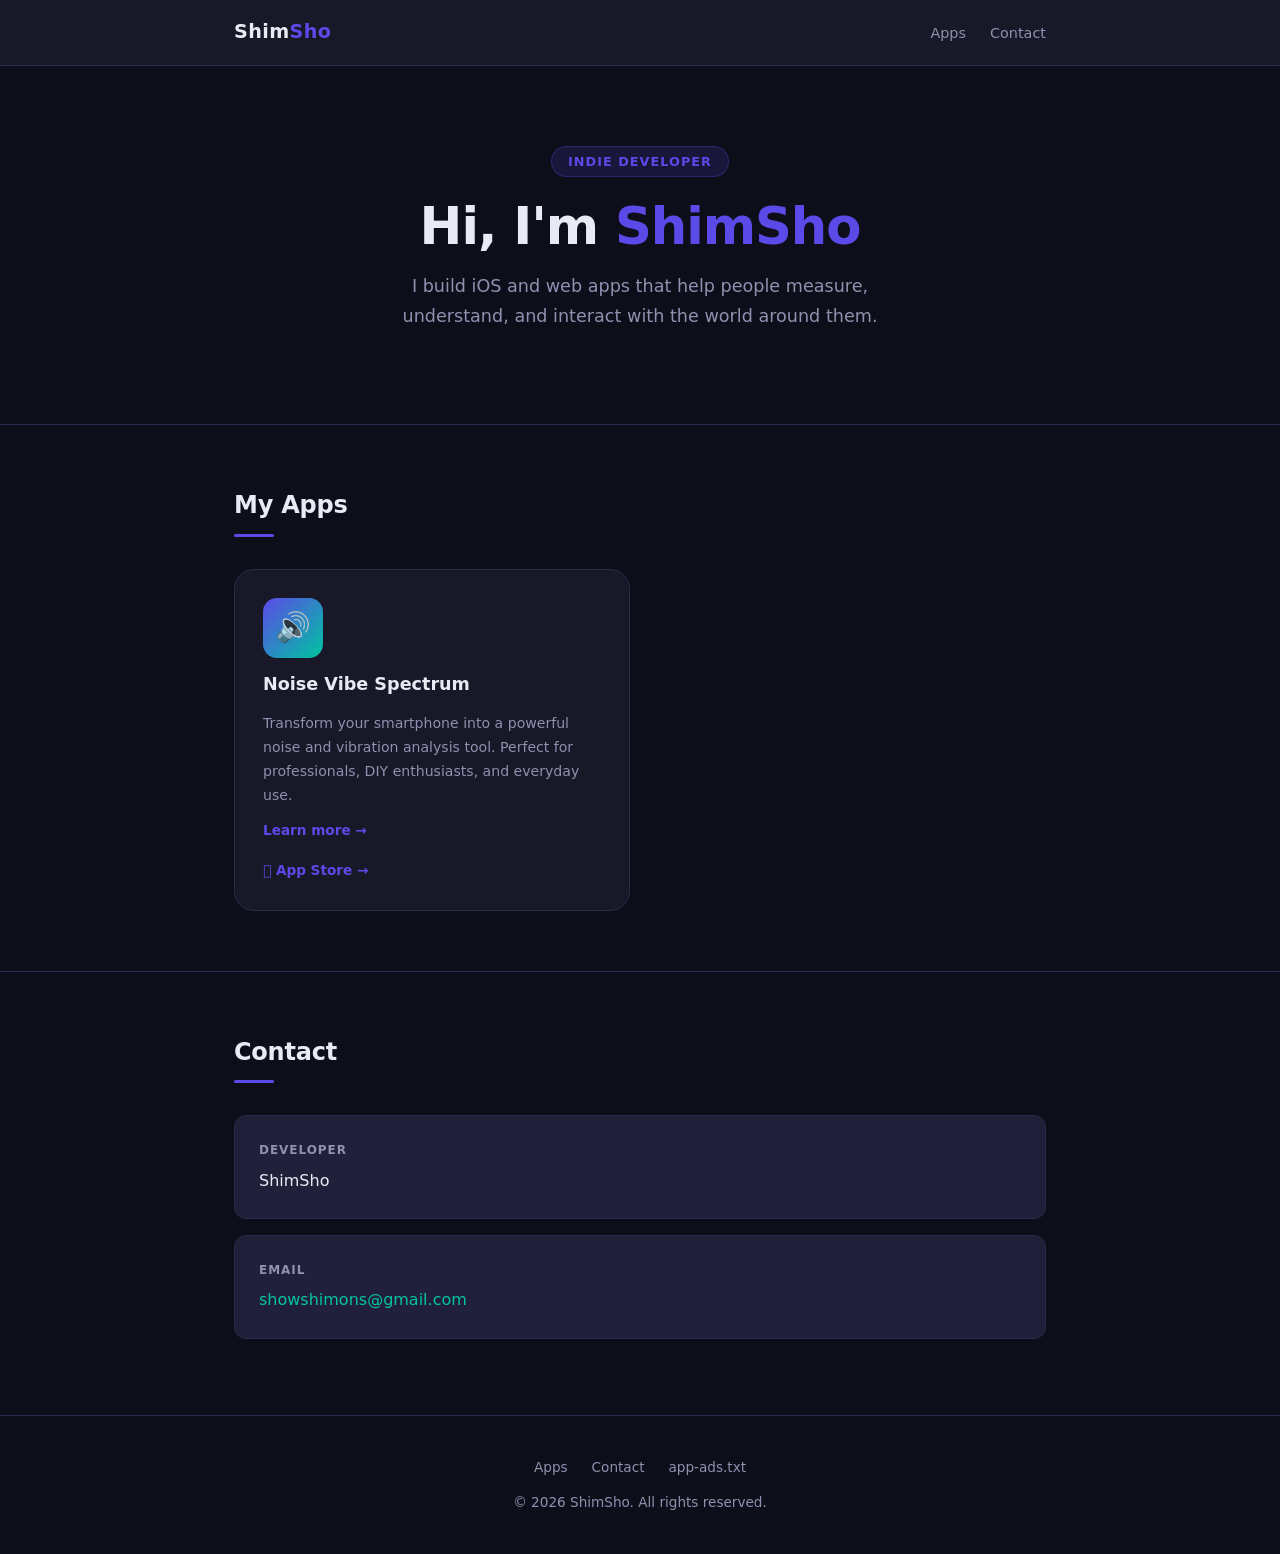
<file: index.html>
<!DOCTYPE html>
<html lang="en">
<head>
  <meta charset="UTF-8" />
  <meta name="viewport" content="width=device-width, initial-scale=1.0" />
  <title>ShimSho — App Developer</title>
  <meta name="description" content="ShimSho is an indie app developer creating iOS and web apps. Explore apps like Noise Vibe Spectrum." />
  <link rel="stylesheet" href="assets/css/style.css" />
</head>
<body>

  <!-- Navigation -->
  <nav class="nav">
    <div class="nav__inner">
      <span class="nav__logo">Shim<span>Sho</span></span>
      <ul class="nav__links">
        <li><a href="#apps">Apps</a></li>
        <li><a href="#contact">Contact</a></li>
      </ul>
    </div>
  </nav>

  <!-- Hero -->
  <section class="hero">
    <div class="container">
      <div class="hero__badge">Indie Developer</div>
      <h1 class="hero__title">Hi, I'm <span class="highlight">ShimSho</span></h1>
      <p class="hero__subtitle">
        I build iOS and web apps that help people measure, understand, and interact with the world around them.
      </p>
    </div>
  </section>

  <hr class="divider" />

  <!-- Apps -->
  <section class="section" id="apps">
    <div class="container">
      <h2 class="section__title">My Apps</h2>
      <div class="app-grid">

        <!-- Noise Vibe Spectrum -->
        <article class="app-card">
          <div class="app-card__icon">🔊</div>
          <div class="app-card__name">Noise Vibe Spectrum</div>
          <p class="app-card__desc">
            Transform your smartphone into a powerful noise and vibration analysis tool. Perfect for professionals, DIY enthusiasts, and everyday use.
          </p>
          <a href="apps/noise-vibe-spectrum/" class="app-card__link">Learn more →</a>
          <a href="https://apps.apple.com/us/app/noise-vibe-spectrum/id6758724499"
             class="app-card__link" target="_blank" rel="noopener" style="margin-top:4px;">&#xf8ff; App Store →</a>
        </article>

      </div>
    </div>
  </section>

  <hr class="divider" />

  <!-- Contact -->
  <section class="section" id="contact">
    <div class="container">
      <h2 class="section__title">Contact</h2>
      <div class="info-box">
        <div class="info-box__label">Developer</div>
        <div class="info-box__value">ShimSho</div>
      </div>
      <div class="info-box">
        <div class="info-box__label">Email</div>
        <div class="info-box__value">
          <a href="mailto:showshimons@gmail.com">showshimons@gmail.com</a>
        </div>
      </div>
    </div>
  </section>

  <!-- Footer -->
  <footer class="footer">
    <div class="container">
      <div class="footer__links">
        <a href="#apps">Apps</a>
        <a href="#contact">Contact</a>
        <a href="app-ads.txt">app-ads.txt</a>
      </div>
      <p>&copy; <span id="year"></span> ShimSho. All rights reserved.</p>
    </div>
  </footer>

  <script>
    document.getElementById('year').textContent = new Date().getFullYear();
  </script>
</body>
</html>
</file>
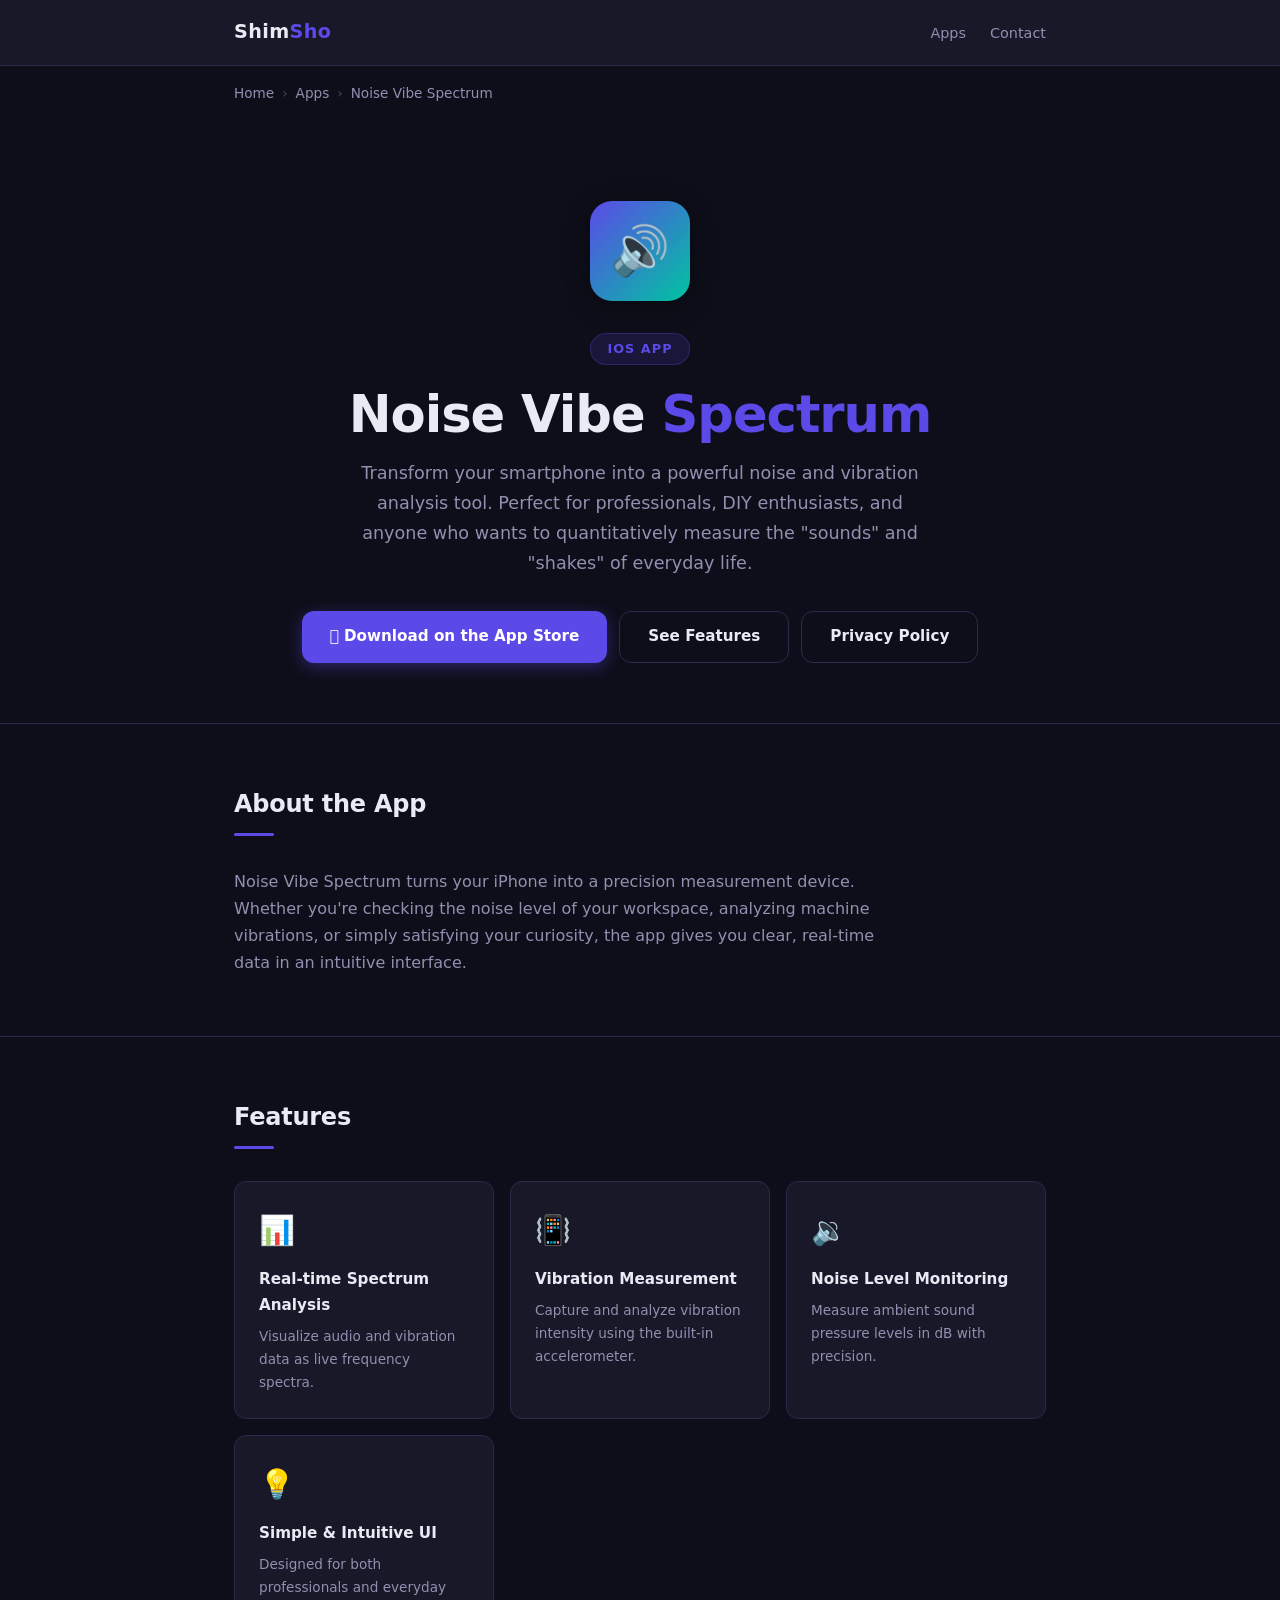
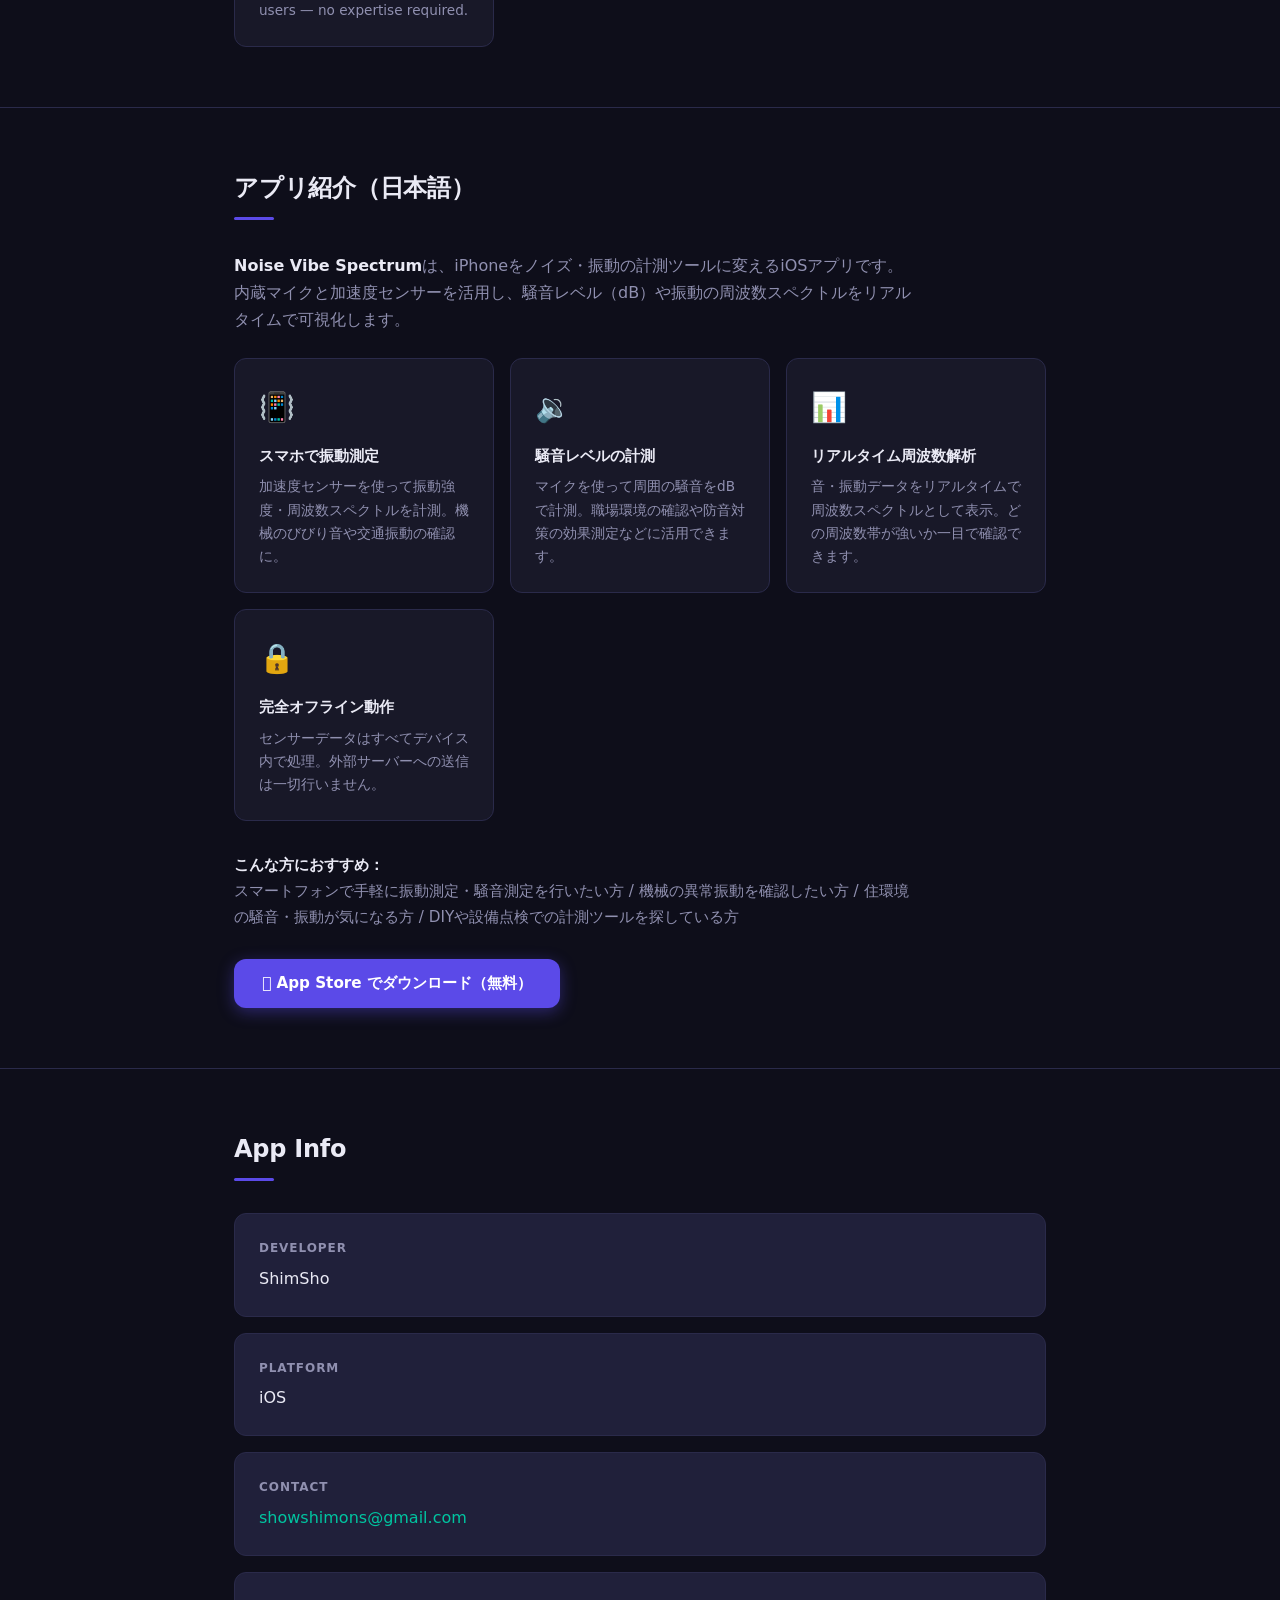
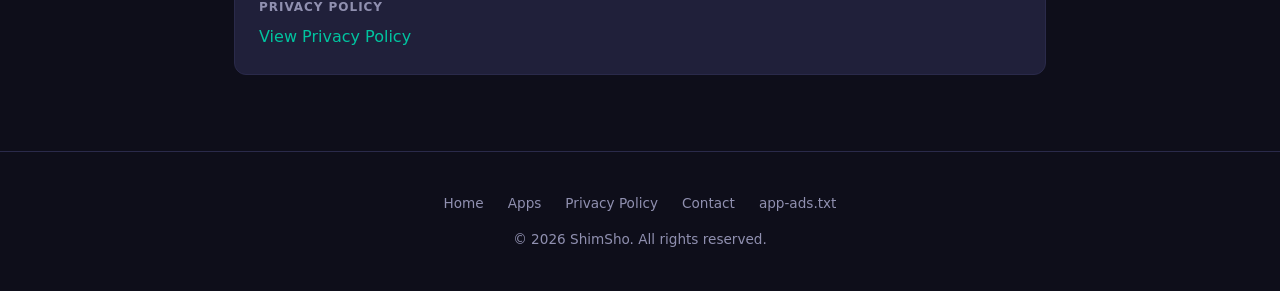
<file: apps/noise-vibe-spectrum/index.html>
<!DOCTYPE html>
<html lang="en">
<head>
  <meta charset="UTF-8" />
  <meta name="viewport" content="width=device-width, initial-scale=1.0" />
  <title>Noise Vibe Spectrum — ShimSho</title>
  <meta name="description" content="Transform your smartphone into a powerful noise and vibration analysis tool with Noise Vibe Spectrum by ShimSho. Measure sound levels in dB and vibration frequency spectra on iOS." />
  <link rel="stylesheet" href="../../assets/css/style.css" />

  <!-- Structured Data (JSON-LD) -->
  <script type="application/ld+json">
  {
    "@context": "https://schema.org",
    "@type": "MobileApplication",
    "name": "Noise Vibe Spectrum",
    "description": "Transform your smartphone into a powerful noise and vibration analysis tool. Measure sound pressure levels in dB and analyse vibration frequency spectra in real time.",
    "operatingSystem": "iOS",
    "applicationCategory": "UtilitiesApplication",
    "offers": {
      "@type": "Offer",
      "price": "0",
      "priceCurrency": "USD"
    },
    "url": "https://sim-sho.github.io/apps/noise-vibe-spectrum/",
    "downloadUrl": "https://apps.apple.com/us/app/noise-vibe-spectrum/id6758724499",
    "author": {
      "@type": "Person",
      "name": "ShimSho",
      "email": "showshimons@gmail.com",
      "url": "https://sim-sho.github.io/"
    },
    "featureList": [
      "Real-time noise level measurement (dB)",
      "Vibration spectrum analysis using accelerometer",
      "Frequency spectrum visualisation",
      "On-device processing — no data sent to servers"
    ],
    "keywords": "noise measurement, vibration analysis, sound level meter, accelerometer, spectrum analyser, dB meter, smartphone vibration test, iOS"
  }
  </script>
</head>
<body>

  <!-- Navigation -->
  <nav class="nav">
    <div class="nav__inner">
      <a href="../../" class="nav__logo">Shim<span>Sho</span></a>
      <ul class="nav__links">
        <li><a href="../../#apps">Apps</a></li>
        <li><a href="../../#contact">Contact</a></li>
      </ul>
    </div>
  </nav>

  <!-- Breadcrumb -->
  <div class="container">
    <nav class="breadcrumb" aria-label="Breadcrumb">
      <a href="../../">Home</a>
      <span class="breadcrumb__sep">›</span>
      <a href="../../#apps">Apps</a>
      <span class="breadcrumb__sep">›</span>
      <span>Noise Vibe Spectrum</span>
    </nav>
  </div>

  <!-- Hero -->
  <section class="hero">
    <div class="container">
      <div class="hero__icon">🔊</div>
      <div class="hero__badge">iOS App</div>
      <h1 class="hero__title">Noise Vibe <span class="highlight">Spectrum</span></h1>
      <p class="hero__subtitle">
        Transform your smartphone into a powerful noise and vibration analysis tool.
        Perfect for professionals, DIY enthusiasts, and anyone who wants to quantitatively
        measure the "sounds" and "shakes" of everyday life.
      </p>
      <div class="btn-group">
        <a href="https://apps.apple.com/us/app/noise-vibe-spectrum/id6758724499"
           class="btn btn--primary" target="_blank" rel="noopener">
          &#xf8ff; Download on the App Store
        </a>
        <a href="#features" class="btn btn--outline">See Features</a>
        <a href="privacy-policy.html" class="btn btn--outline">Privacy Policy</a>
      </div>
    </div>
  </section>

  <hr class="divider" />

  <!-- Description -->
  <section class="section">
    <div class="container">
      <h2 class="section__title">About the App</h2>
      <p style="color: var(--color-text-muted); font-size: 1rem; max-width: 680px;">
        Noise Vibe Spectrum turns your iPhone into a precision measurement device.
        Whether you're checking the noise level of your workspace, analyzing machine vibrations,
        or simply satisfying your curiosity, the app gives you clear, real-time data in an
        intuitive interface.
      </p>
    </div>
  </section>

  <hr class="divider" />

  <!-- Features -->
  <section class="section" id="features">
    <div class="container">
      <h2 class="section__title">Features</h2>
      <div class="feature-grid">

        <div class="feature-card">
          <div class="feature-card__icon">📊</div>
          <div class="feature-card__title">Real-time Spectrum Analysis</div>
          <p class="feature-card__desc">Visualize audio and vibration data as live frequency spectra.</p>
        </div>

        <div class="feature-card">
          <div class="feature-card__icon">📳</div>
          <div class="feature-card__title">Vibration Measurement</div>
          <p class="feature-card__desc">Capture and analyze vibration intensity using the built-in accelerometer.</p>
        </div>

        <div class="feature-card">
          <div class="feature-card__icon">🔉</div>
          <div class="feature-card__title">Noise Level Monitoring</div>
          <p class="feature-card__desc">Measure ambient sound pressure levels in dB with precision.</p>
        </div>

        <div class="feature-card">
          <div class="feature-card__icon">💡</div>
          <div class="feature-card__title">Simple &amp; Intuitive UI</div>
          <p class="feature-card__desc">Designed for both professionals and everyday users — no expertise required.</p>
        </div>

      </div>
    </div>
  </section>

  <hr class="divider" />

  <!-- Japanese Section -->
  <section class="section" id="ja" lang="ja">
    <div class="container">
      <h2 class="section__title">アプリ紹介（日本語）</h2>
      <p style="color: var(--color-text-muted); font-size: 1rem; max-width: 680px; margin-bottom: 24px;">
        <strong style="color: var(--color-text)">Noise Vibe Spectrum</strong>は、iPhoneをノイズ・振動の計測ツールに変えるiOSアプリです。
        内蔵マイクと加速度センサーを活用し、騒音レベル（dB）や振動の周波数スペクトルをリアルタイムで可視化します。
      </p>

      <div class="feature-grid">

        <div class="feature-card">
          <div class="feature-card__icon">📳</div>
          <div class="feature-card__title">スマホで振動測定</div>
          <p class="feature-card__desc">
            加速度センサーを使って振動強度・周波数スペクトルを計測。機械のびびり音や交通振動の確認に。
          </p>
        </div>

        <div class="feature-card">
          <div class="feature-card__icon">🔉</div>
          <div class="feature-card__title">騒音レベルの計測</div>
          <p class="feature-card__desc">
            マイクを使って周囲の騒音をdBで計測。職場環境の確認や防音対策の効果測定などに活用できます。
          </p>
        </div>

        <div class="feature-card">
          <div class="feature-card__icon">📊</div>
          <div class="feature-card__title">リアルタイム周波数解析</div>
          <p class="feature-card__desc">
            音・振動データをリアルタイムで周波数スペクトルとして表示。どの周波数帯が強いか一目で確認できます。
          </p>
        </div>

        <div class="feature-card">
          <div class="feature-card__icon">🔒</div>
          <div class="feature-card__title">完全オフライン動作</div>
          <p class="feature-card__desc">
            センサーデータはすべてデバイス内で処理。外部サーバーへの送信は一切行いません。
          </p>
        </div>

      </div>

      <div style="margin-top: 32px;">
        <p style="color: var(--color-text-muted); font-size: 0.95rem; max-width: 680px;">
          <strong style="color: var(--color-text)">こんな方におすすめ：</strong><br />
          スマートフォンで手軽に振動測定・騒音測定を行いたい方 / 機械の異常振動を確認したい方 /
          住環境の騒音・振動が気になる方 / DIYや設備点検での計測ツールを探している方
        </p>
      </div>

      <div style="margin-top: 28px;">
        <a href="https://apps.apple.com/us/app/noise-vibe-spectrum/id6758724499"
           class="btn btn--primary" target="_blank" rel="noopener">
          &#xf8ff; App Store でダウンロード（無料）
        </a>
      </div>
    </div>
  </section>

  <hr class="divider" />

  <!-- Info -->
  <section class="section">
    <div class="container">
      <h2 class="section__title">App Info</h2>
      <div class="info-box">
        <div class="info-box__label">Developer</div>
        <div class="info-box__value">ShimSho</div>
      </div>
      <div class="info-box">
        <div class="info-box__label">Platform</div>
        <div class="info-box__value">iOS</div>
      </div>
      <div class="info-box">
        <div class="info-box__label">Contact</div>
        <div class="info-box__value">
          <a href="mailto:showshimons@gmail.com">showshimons@gmail.com</a>
        </div>
      </div>
      <div class="info-box">
        <div class="info-box__label">Privacy Policy</div>
        <div class="info-box__value">
          <a href="privacy-policy.html">View Privacy Policy</a>
        </div>
      </div>
    </div>
  </section>

  <!-- Footer -->
  <footer class="footer">
    <div class="container">
      <div class="footer__links">
        <a href="../../">Home</a>
        <a href="../../#apps">Apps</a>
        <a href="privacy-policy.html">Privacy Policy</a>
        <a href="../../#contact">Contact</a>
        <a href="../../app-ads.txt">app-ads.txt</a>
      </div>
      <p>&copy; <span id="year"></span> ShimSho. All rights reserved.</p>
    </div>
  </footer>

  <script>
    document.getElementById('year').textContent = new Date().getFullYear();
  </script>
</body>
</html>
</file>
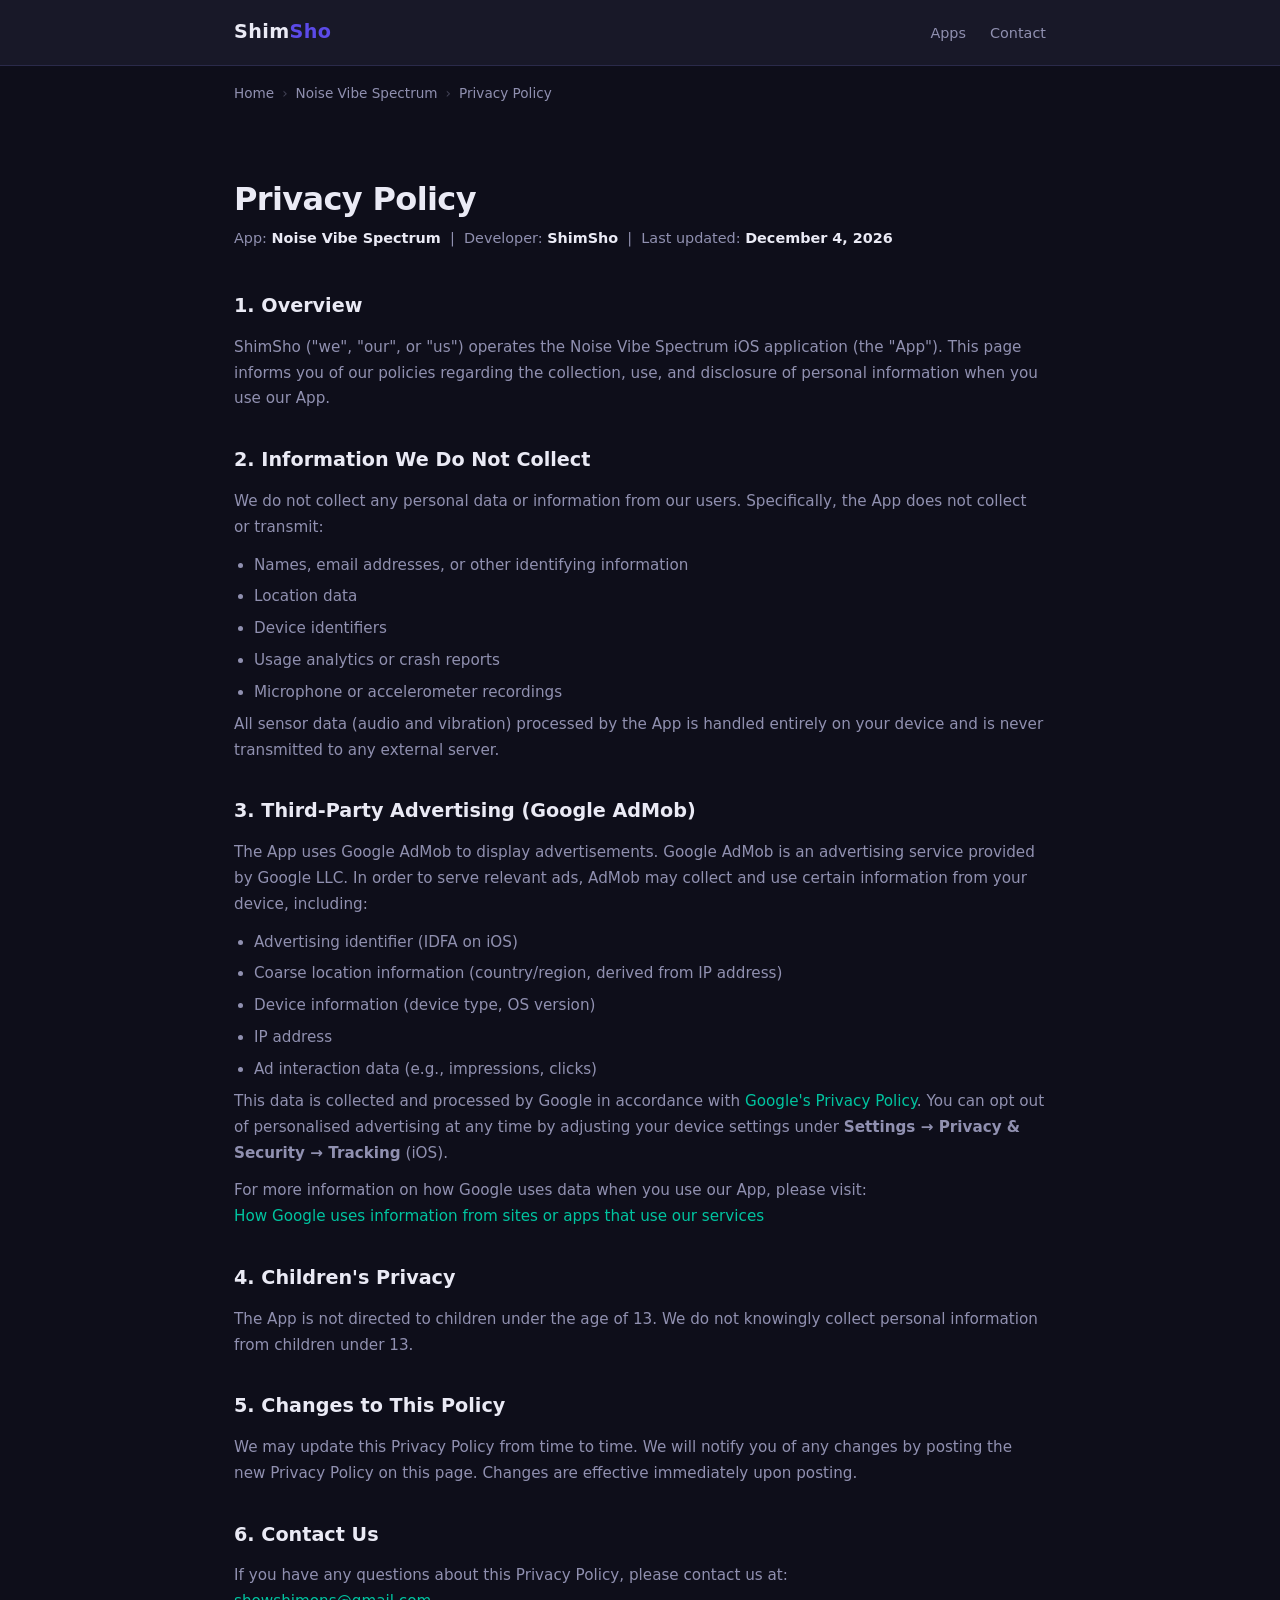
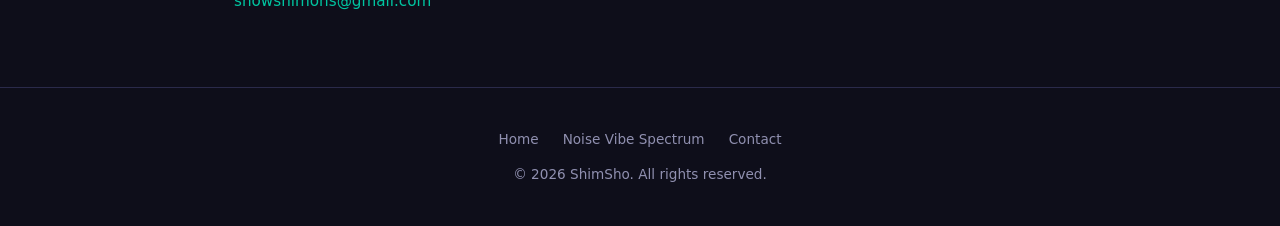
<file: apps/noise-vibe-spectrum/privacy-policy.html>
<!DOCTYPE html>
<html lang="en">
<head>
  <meta charset="UTF-8" />
  <meta name="viewport" content="width=device-width, initial-scale=1.0" />
  <title>Privacy Policy — Noise Vibe Spectrum</title>
  <meta name="description" content="Privacy Policy for Noise Vibe Spectrum by ShimSho." />
  <link rel="stylesheet" href="../../assets/css/style.css" />
</head>
<body>

  <!-- Navigation -->
  <nav class="nav">
    <div class="nav__inner">
      <a href="../../" class="nav__logo">Shim<span>Sho</span></a>
      <ul class="nav__links">
        <li><a href="../../#apps">Apps</a></li>
        <li><a href="../../#contact">Contact</a></li>
      </ul>
    </div>
  </nav>

  <!-- Breadcrumb -->
  <div class="container">
    <nav class="breadcrumb" aria-label="Breadcrumb">
      <a href="../../">Home</a>
      <span class="breadcrumb__sep">›</span>
      <a href="./">Noise Vibe Spectrum</a>
      <span class="breadcrumb__sep">›</span>
      <span>Privacy Policy</span>
    </nav>
  </div>

  <!-- Content -->
  <main class="section">
    <div class="container">
      <h1 class="hero__title" style="text-align:left; font-size:2rem; margin-bottom:8px;">
        Privacy Policy
      </h1>
      <p style="color: var(--color-text-muted); font-size:0.9rem; margin-bottom: 40px;">
        App: <strong style="color:var(--color-text)">Noise Vibe Spectrum</strong> &nbsp;|&nbsp;
        Developer: <strong style="color:var(--color-text)">ShimSho</strong> &nbsp;|&nbsp;
        Last updated: <strong style="color:var(--color-text)"><span id="updated"></span></strong>
      </p>

      <div class="prose">

        <h2>1. Overview</h2>
        <p>
          ShimSho ("we", "our", or "us") operates the Noise Vibe Spectrum iOS application
          (the "App"). This page informs you of our policies regarding the collection, use,
          and disclosure of personal information when you use our App.
        </p>

        <h2>2. Information We Do Not Collect</h2>
        <p>
          We do not collect any personal data or information from our users.
          Specifically, the App does not collect or transmit:
        </p>
        <ul>
          <li>Names, email addresses, or other identifying information</li>
          <li>Location data</li>
          <li>Device identifiers</li>
          <li>Usage analytics or crash reports</li>
          <li>Microphone or accelerometer recordings</li>
        </ul>
        <p>
          All sensor data (audio and vibration) processed by the App is handled entirely
          on your device and is never transmitted to any external server.
        </p>

        <h2>3. Third-Party Advertising (Google AdMob)</h2>
        <p>
          The App uses Google AdMob to display advertisements. Google AdMob is an advertising
          service provided by Google LLC. In order to serve relevant ads, AdMob may collect and
          use certain information from your device, including:
        </p>
        <ul>
          <li>Advertising identifier (IDFA on iOS)</li>
          <li>Coarse location information (country/region, derived from IP address)</li>
          <li>Device information (device type, OS version)</li>
          <li>IP address</li>
          <li>Ad interaction data (e.g., impressions, clicks)</li>
        </ul>
        <p>
          This data is collected and processed by Google in accordance with
          <a href="https://policies.google.com/privacy" target="_blank" rel="noopener">Google's Privacy Policy</a>.
          You can opt out of personalised advertising at any time by adjusting your device settings
          under <strong>Settings → Privacy &amp; Security → Tracking</strong> (iOS).
        </p>
        <p>
          For more information on how Google uses data when you use our App, please visit:<br />
          <a href="https://policies.google.com/technologies/partner-sites" target="_blank" rel="noopener">
            How Google uses information from sites or apps that use our services
          </a>
        </p>

        <h2>4. Children's Privacy</h2>
        <p>
          The App is not directed to children under the age of 13. We do not knowingly collect
          personal information from children under 13.
        </p>

        <h2>5. Changes to This Policy</h2>
        <p>
          We may update this Privacy Policy from time to time. We will notify you of any changes
          by posting the new Privacy Policy on this page. Changes are effective immediately upon posting.
        </p>

        <h2>6. Contact Us</h2>
        <p>
          If you have any questions about this Privacy Policy, please contact us at:<br />
          <a href="mailto:showshimons@gmail.com">showshimons@gmail.com</a>
        </p>

      </div>
    </div>
  </main>

  <!-- Footer -->
  <footer class="footer">
    <div class="container">
      <div class="footer__links">
        <a href="../../">Home</a>
        <a href="./">Noise Vibe Spectrum</a>
        <a href="../../#contact">Contact</a>
      </div>
      <p>&copy; <span id="year"></span> ShimSho. All rights reserved.</p>
    </div>
  </footer>

  <script>
    document.getElementById('year').textContent = new Date().getFullYear();
    const d = new Date();
    document.getElementById('updated').textContent =
      d.toLocaleDateString('en-US', { year: 'numeric', month: 'long', day: 'numeric' });
  </script>
</body>
</html>
</file>
<file: assets/css/style.css>
/* =========================================
   Global Reset & Base
   ========================================= */
*, *::before, *::after {
  box-sizing: border-box;
  margin: 0;
  padding: 0;
}

:root {
  --color-primary: #5B4AE8;
  --color-primary-dark: #3D30C4;
  --color-accent: #00C4A0;
  --color-bg: #0E0E1A;
  --color-surface: #181828;
  --color-surface-2: #20203A;
  --color-text: #EAEAF5;
  --color-text-muted: #9090B0;
  --color-border: #2A2A4A;
  --radius: 12px;
  --radius-lg: 20px;
  --font-sans: 'Segoe UI', system-ui, -apple-system, sans-serif;
  --shadow: 0 4px 24px rgba(0, 0, 0, 0.4);
}

html {
  scroll-behavior: smooth;
}

body {
  font-family: var(--font-sans);
  background: var(--color-bg);
  color: var(--color-text);
  line-height: 1.7;
  min-height: 100vh;
}

a {
  color: var(--color-accent);
  text-decoration: none;
  transition: opacity 0.2s;
}

a:hover {
  opacity: 0.8;
}

/* =========================================
   Layout
   ========================================= */
.container {
  max-width: 860px;
  margin: 0 auto;
  padding: 0 24px;
}

/* =========================================
   Navigation
   ========================================= */
.nav {
  background: var(--color-surface);
  border-bottom: 1px solid var(--color-border);
  padding: 16px 0;
  position: sticky;
  top: 0;
  z-index: 100;
}

.nav__inner {
  display: flex;
  align-items: center;
  justify-content: space-between;
  max-width: 860px;
  margin: 0 auto;
  padding: 0 24px;
}

.nav__logo {
  font-size: 1.2rem;
  font-weight: 700;
  color: var(--color-text);
  letter-spacing: 0.02em;
}

.nav__logo span {
  color: var(--color-primary);
}

.nav__links {
  display: flex;
  gap: 24px;
  list-style: none;
}

.nav__links a {
  color: var(--color-text-muted);
  font-size: 0.9rem;
  font-weight: 500;
}

.nav__links a:hover {
  color: var(--color-text);
  opacity: 1;
}

/* =========================================
   Hero
   ========================================= */
.hero {
  padding: 80px 0 60px;
  text-align: center;
}

.hero__badge {
  display: inline-block;
  background: rgba(91, 74, 232, 0.15);
  color: var(--color-primary);
  border: 1px solid rgba(91, 74, 232, 0.3);
  border-radius: 999px;
  padding: 4px 16px;
  font-size: 0.8rem;
  font-weight: 600;
  letter-spacing: 0.08em;
  text-transform: uppercase;
  margin-bottom: 20px;
}

.hero__title {
  font-size: clamp(2rem, 5vw, 3.2rem);
  font-weight: 800;
  line-height: 1.15;
  margin-bottom: 16px;
  letter-spacing: -0.02em;
}

.hero__title .highlight {
  color: var(--color-primary);
}

.hero__subtitle {
  font-size: 1.1rem;
  color: var(--color-text-muted);
  max-width: 560px;
  margin: 0 auto 32px;
}

.hero__icon {
  width: 100px;
  height: 100px;
  border-radius: 22px;
  background: linear-gradient(135deg, var(--color-primary), var(--color-accent));
  display: flex;
  align-items: center;
  justify-content: center;
  font-size: 3rem;
  margin: 0 auto 32px;
  box-shadow: var(--shadow);
}

/* =========================================
   Buttons
   ========================================= */
.btn {
  display: inline-flex;
  align-items: center;
  gap: 8px;
  padding: 12px 28px;
  border-radius: var(--radius);
  font-size: 0.95rem;
  font-weight: 600;
  cursor: pointer;
  border: none;
  transition: transform 0.15s, box-shadow 0.15s;
}

.btn:hover {
  transform: translateY(-2px);
  opacity: 1;
}

.btn--primary {
  background: var(--color-primary);
  color: #fff;
  box-shadow: 0 4px 16px rgba(91, 74, 232, 0.4);
}

.btn--primary:hover {
  background: var(--color-primary-dark);
  box-shadow: 0 6px 20px rgba(91, 74, 232, 0.5);
}

.btn--outline {
  background: transparent;
  color: var(--color-text);
  border: 1px solid var(--color-border);
}

.btn--outline:hover {
  border-color: var(--color-primary);
  color: var(--color-primary);
}

.btn-group {
  display: flex;
  gap: 12px;
  flex-wrap: wrap;
  justify-content: center;
}

/* =========================================
   Section
   ========================================= */
.section {
  padding: 60px 0;
}

.section__title {
  font-size: 1.5rem;
  font-weight: 700;
  margin-bottom: 32px;
  letter-spacing: -0.01em;
}

.section__title::after {
  content: '';
  display: block;
  width: 40px;
  height: 3px;
  background: var(--color-primary);
  margin-top: 8px;
  border-radius: 2px;
}

/* =========================================
   App Cards (developer index)
   ========================================= */
.app-grid {
  display: grid;
  grid-template-columns: repeat(auto-fill, minmax(280px, 1fr));
  gap: 20px;
}

.app-card {
  background: var(--color-surface);
  border: 1px solid var(--color-border);
  border-radius: var(--radius-lg);
  padding: 28px;
  transition: transform 0.2s, box-shadow 0.2s, border-color 0.2s;
  display: flex;
  flex-direction: column;
  gap: 12px;
}

.app-card:hover {
  transform: translateY(-4px);
  box-shadow: var(--shadow);
  border-color: var(--color-primary);
}

.app-card__icon {
  width: 60px;
  height: 60px;
  border-radius: 14px;
  background: linear-gradient(135deg, var(--color-primary), var(--color-accent));
  display: flex;
  align-items: center;
  justify-content: center;
  font-size: 1.8rem;
}

.app-card__name {
  font-size: 1.1rem;
  font-weight: 700;
}

.app-card__desc {
  font-size: 0.88rem;
  color: var(--color-text-muted);
  flex: 1;
}

.app-card__link {
  font-size: 0.85rem;
  font-weight: 600;
  color: var(--color-primary);
  display: inline-flex;
  align-items: center;
  gap: 4px;
}

/* =========================================
   Feature Grid (app page)
   ========================================= */
.feature-grid {
  display: grid;
  grid-template-columns: repeat(auto-fill, minmax(240px, 1fr));
  gap: 16px;
}

.feature-card {
  background: var(--color-surface);
  border: 1px solid var(--color-border);
  border-radius: var(--radius);
  padding: 24px;
}

.feature-card__icon {
  font-size: 1.8rem;
  margin-bottom: 12px;
}

.feature-card__title {
  font-size: 0.95rem;
  font-weight: 700;
  margin-bottom: 6px;
}

.feature-card__desc {
  font-size: 0.85rem;
  color: var(--color-text-muted);
}

/* =========================================
   Info Box
   ========================================= */
.info-box {
  background: var(--color-surface-2);
  border: 1px solid var(--color-border);
  border-radius: var(--radius);
  padding: 24px;
  margin-bottom: 16px;
}

.info-box__label {
  font-size: 0.75rem;
  font-weight: 600;
  text-transform: uppercase;
  letter-spacing: 0.08em;
  color: var(--color-text-muted);
  margin-bottom: 6px;
}

.info-box__value {
  font-size: 1rem;
  font-weight: 500;
}

/* =========================================
   Privacy Policy (prose)
   ========================================= */
.prose h2 {
  font-size: 1.2rem;
  font-weight: 700;
  margin: 32px 0 12px;
  color: var(--color-text);
}

.prose p, .prose li {
  font-size: 0.95rem;
  color: var(--color-text-muted);
  margin-bottom: 12px;
}

.prose ul {
  padding-left: 20px;
}

.prose li {
  margin-bottom: 6px;
}

/* =========================================
   Footer
   ========================================= */
.footer {
  border-top: 1px solid var(--color-border);
  padding: 40px 0;
  text-align: center;
  color: var(--color-text-muted);
  font-size: 0.85rem;
}

.footer a {
  color: var(--color-text-muted);
}

.footer a:hover {
  color: var(--color-text);
  opacity: 1;
}

.footer__links {
  display: flex;
  justify-content: center;
  gap: 24px;
  margin-bottom: 12px;
  flex-wrap: wrap;
}

/* =========================================
   Breadcrumb
   ========================================= */
.breadcrumb {
  display: flex;
  align-items: center;
  gap: 8px;
  font-size: 0.85rem;
  color: var(--color-text-muted);
  padding: 16px 0;
}

.breadcrumb a {
  color: var(--color-text-muted);
}

.breadcrumb a:hover {
  color: var(--color-text);
  opacity: 1;
}

.breadcrumb__sep {
  opacity: 0.4;
}

/* =========================================
   Divider
   ========================================= */
.divider {
  border: none;
  border-top: 1px solid var(--color-border);
  margin: 0;
}

/* =========================================
   Responsive
   ========================================= */
@media (max-width: 600px) {
  .hero {
    padding: 48px 0 40px;
  }

  .section {
    padding: 40px 0;
  }

  .nav__links {
    gap: 16px;
  }
}
</file>
